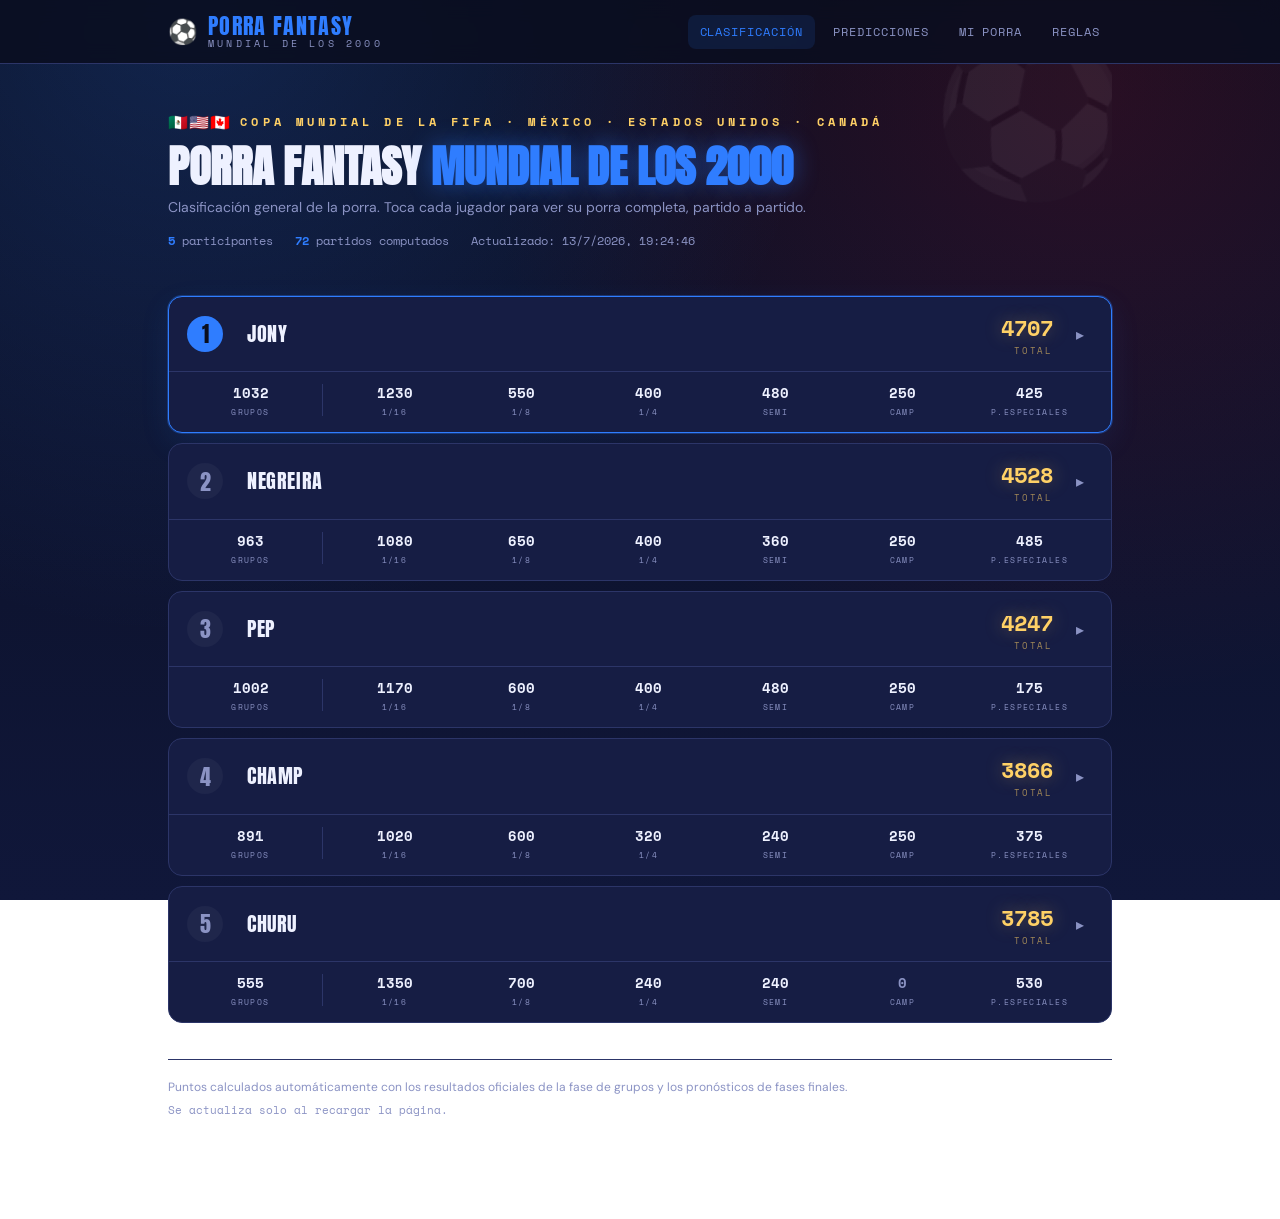
<file: index.html>
<!DOCTYPE html>
<html lang="es">
<head>
<meta charset="UTF-8">
<meta name="viewport" content="width=device-width, initial-scale=1.0">
<title>PORRA FANTASY - MUNDIAL DE LOS 2000 · Clasificación</title>
<link rel="preconnect" href="https://fonts.googleapis.com">
<link rel="preconnect" href="https://fonts.gstatic.com" crossorigin>
<link href="https://fonts.googleapis.com/css2?family=Anton&family=DM+Sans:wght@400;500;700&family=Space+Mono:wght@400;700&display=swap" rel="stylesheet">
<link rel="stylesheet" href="assets/style.css">
</head>
<body>
<div id="nav"></div>
<div class="wrap">
  <header class="hero">
    <div class="eyebrow"><span class="flags">🇲🇽🇺🇸🇨🇦</span> Copa Mundial de la FIFA · México · Estados Unidos · Canadá</div>
    <h1 class="title">PORRA FANTASY <span class="accent">MUNDIAL DE LOS 2000</span></h1>
    <div class="subtitle">Clasificación general de la porra. Toca cada jugador para ver su porra completa, partido a partido.</div>
    <div class="meta" id="meta"></div>
  </header>

  <div class="board" id="board"><div class="empty">Cargando clasificación…</div></div>

  <footer>
    Puntos calculados automáticamente con los resultados oficiales de la fase de grupos y los pronósticos de fases finales.
    <span class="refresh" id="refresh"></span>
  </footer>
</div>

<script src="assets/app.js"></script>
<script>
renderNav("clasificacion");

async function load(){
  let d;
  try{ d = await fetchJSON('./data/standings.json'); }
  catch(e){ document.getElementById('board').innerHTML =
    '<div class="empty">Aún no hay clasificación publicada.</div>'; return; }

  const upd = d.updated ? new Date(d.updated).toLocaleString('es-ES') : '—';
  document.getElementById('meta').innerHTML =
    `<span><b>${d.table.length}</b> participantes</span>
     <span><b>${d.matches_played||0}</b> partidos computados</span>
     <span>Actualizado: ${upd}</span>`;
  document.getElementById('refresh').textContent = 'Se actualiza solo al recargar la página.';

  const bkCol = (val, label) => {
    const cls = val > 0 ? '' : ' bk-zero';
    return `<div class="bk-col${cls}">
      <span class="bk-val">${val}</span>
      <span class="bk-label">${label}</span>
    </div>`;
  };

  document.getElementById('board').innerHTML = d.table.map((r,i)=>{
    const g  = r.grupos    ?? 0;
    const r32= r.r32       ?? 0;
    const r16= r.r16       ?? 0;
    const qf = r.qf        ?? 0;
    const sf = r.sf        ?? 0;
    const ch = r.champion  ?? 0;
    const pe = r.premios   ?? 0;
    return `<a class="row ${i===0?'lead':''}" href="jugador.html?j=${r.player}&from=clasificacion">
      <div class="head-row">
        <div class="pos">${r.pos}</div>
        <div class="name">${r.player}</div>
        <div class="pts-total">${r.total}<small>TOTAL</small></div>
        <div class="chev">▸</div>
      </div>
      <div class="breakdown-row">
        ${bkCol(g,  'GRUPOS')}
        <div class="bk-sep"></div>
        ${bkCol(r32,'1/16')}
        ${bkCol(r16,'1/8')}
        ${bkCol(qf, '1/4')}
        ${bkCol(sf, 'SEMI')}
        ${bkCol(ch, 'CAMP')}
        ${bkCol(pe, 'P.ESPECIALES')}
      </div>
    </a>`;
  }).join('');
}
load();
</script>
</body>
</html>
</file>
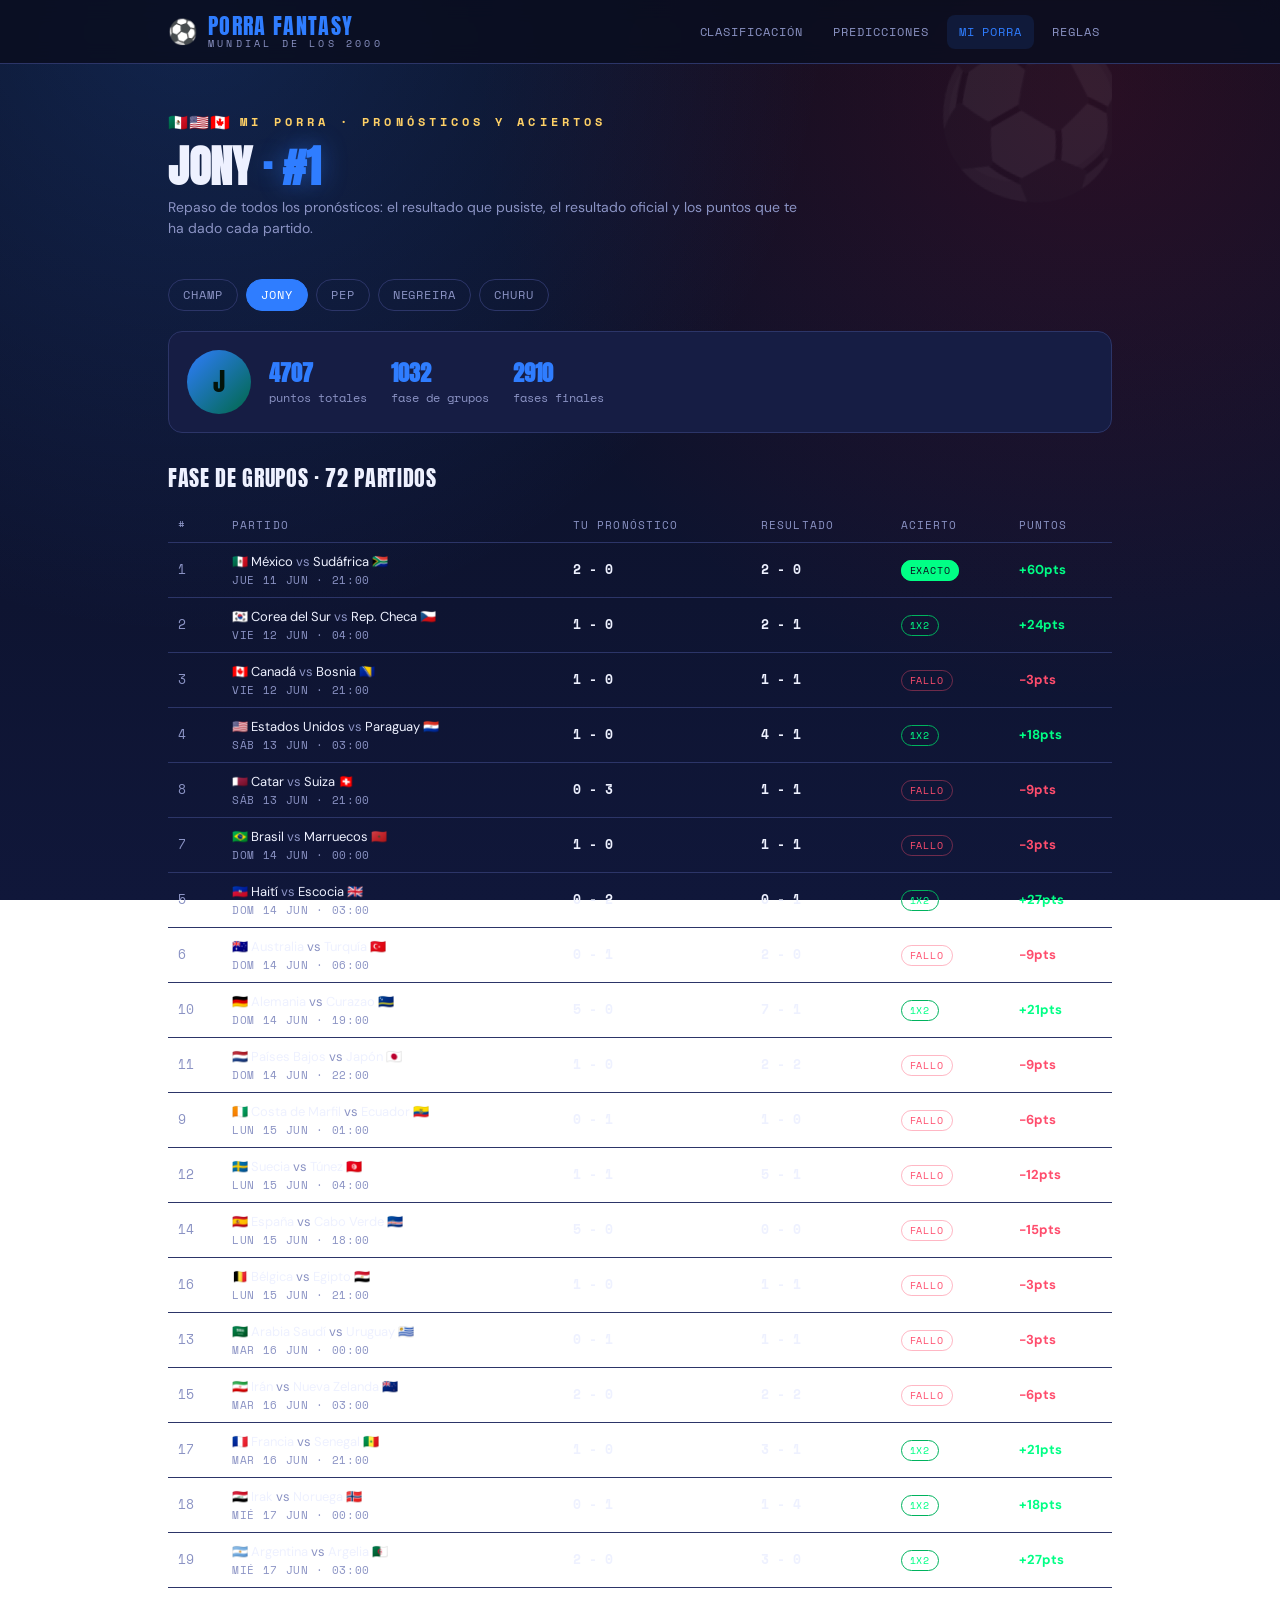
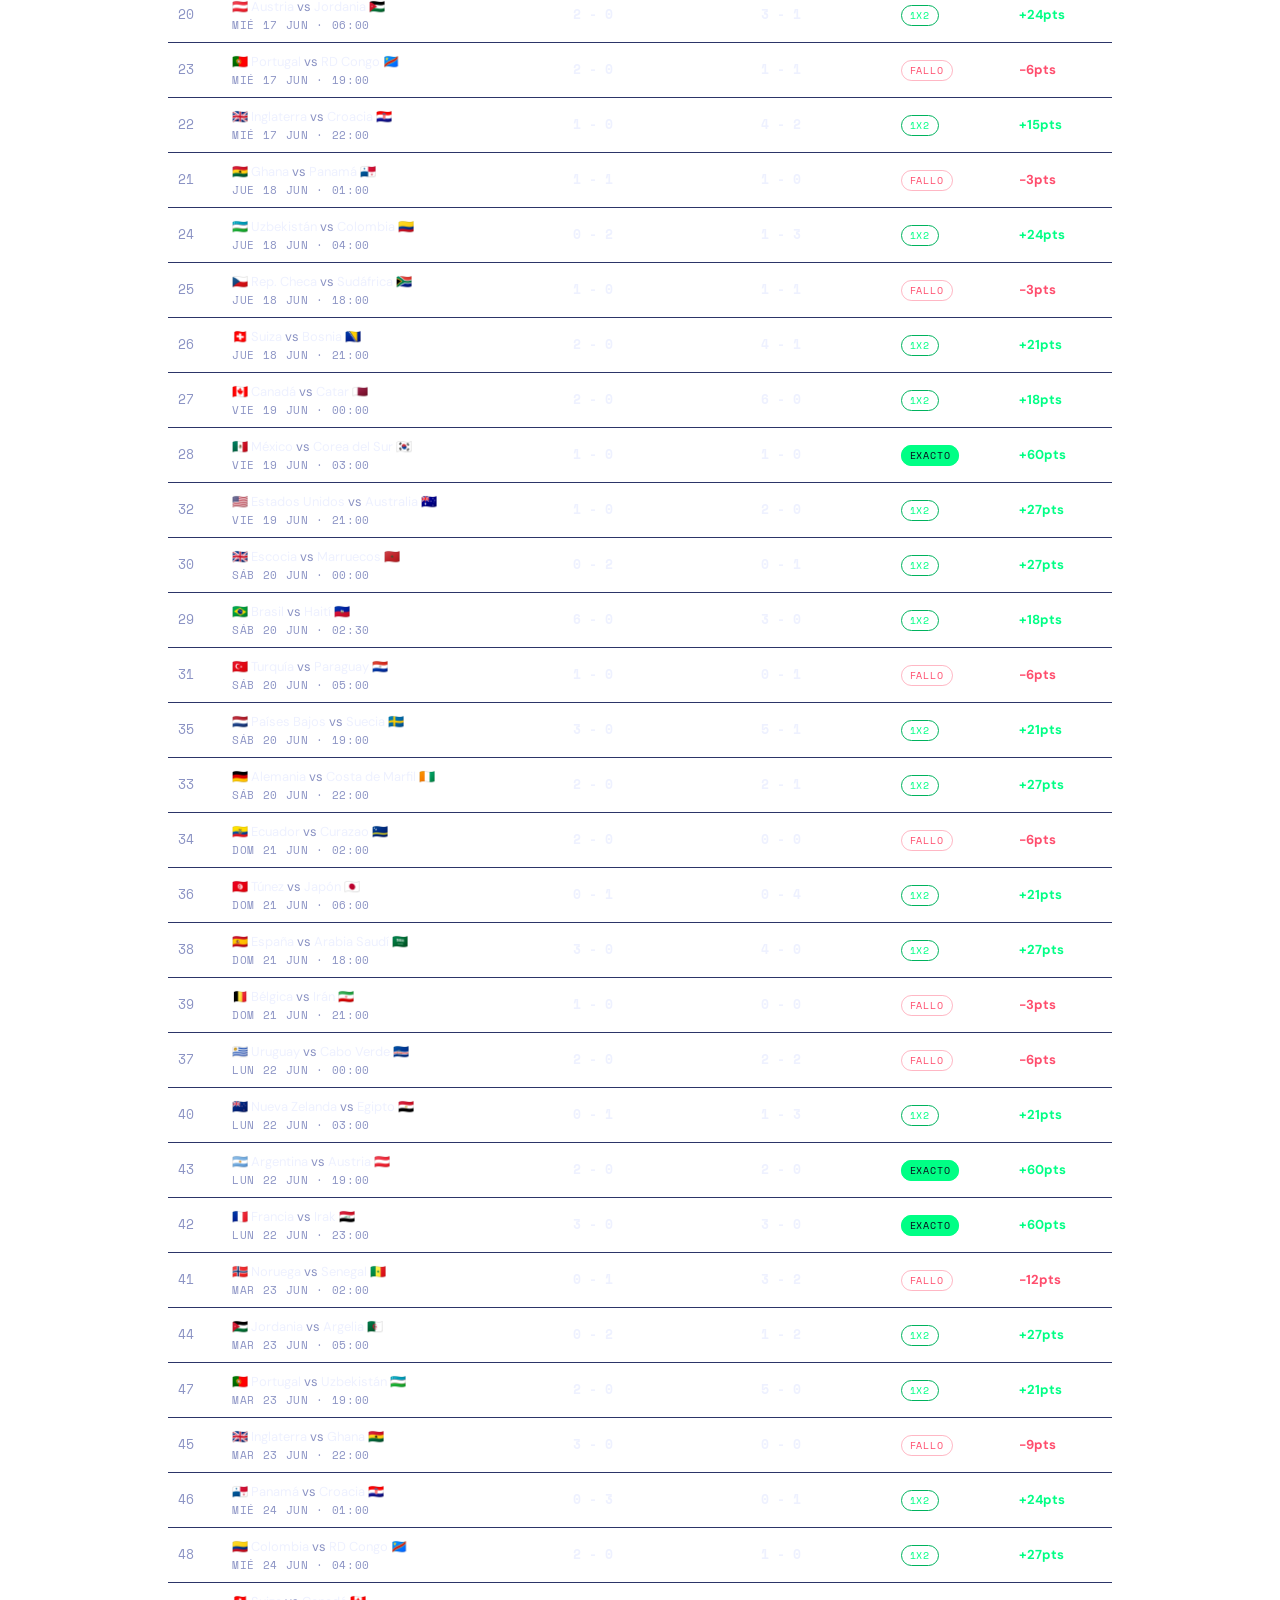
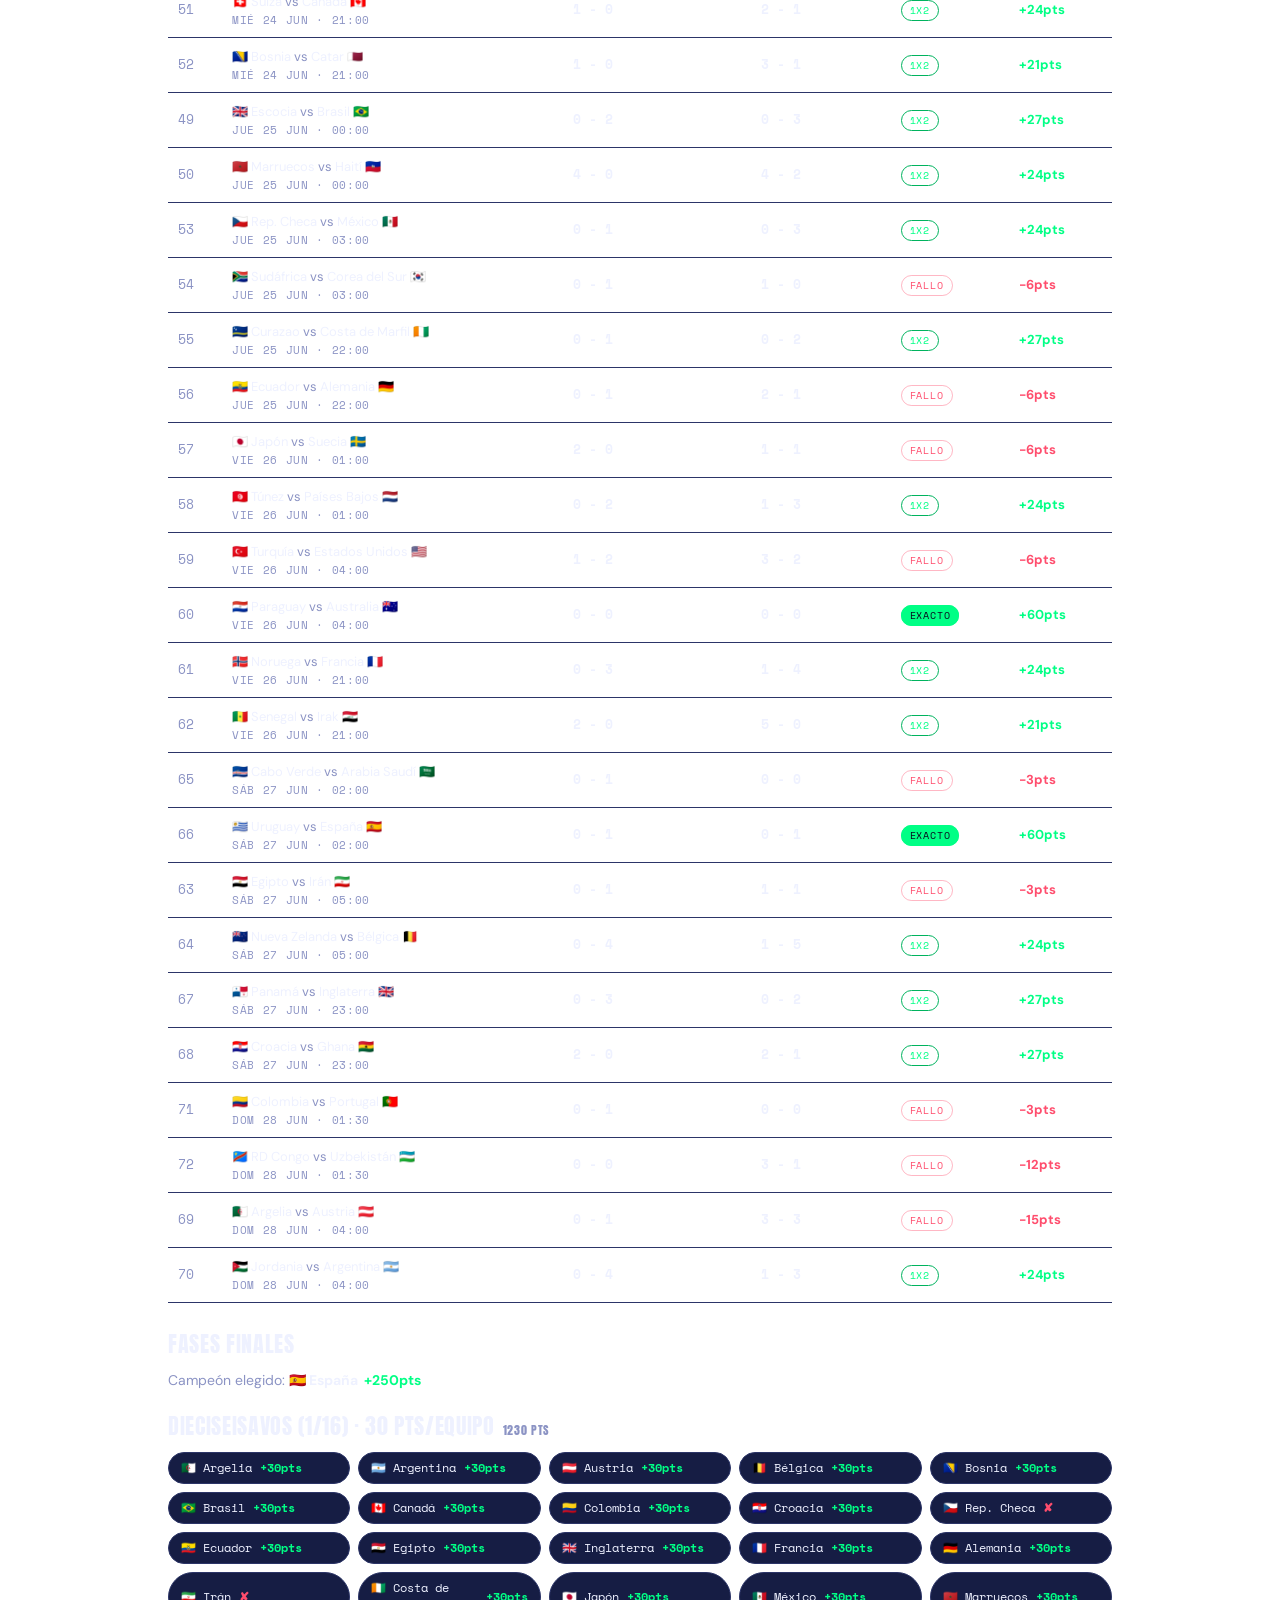
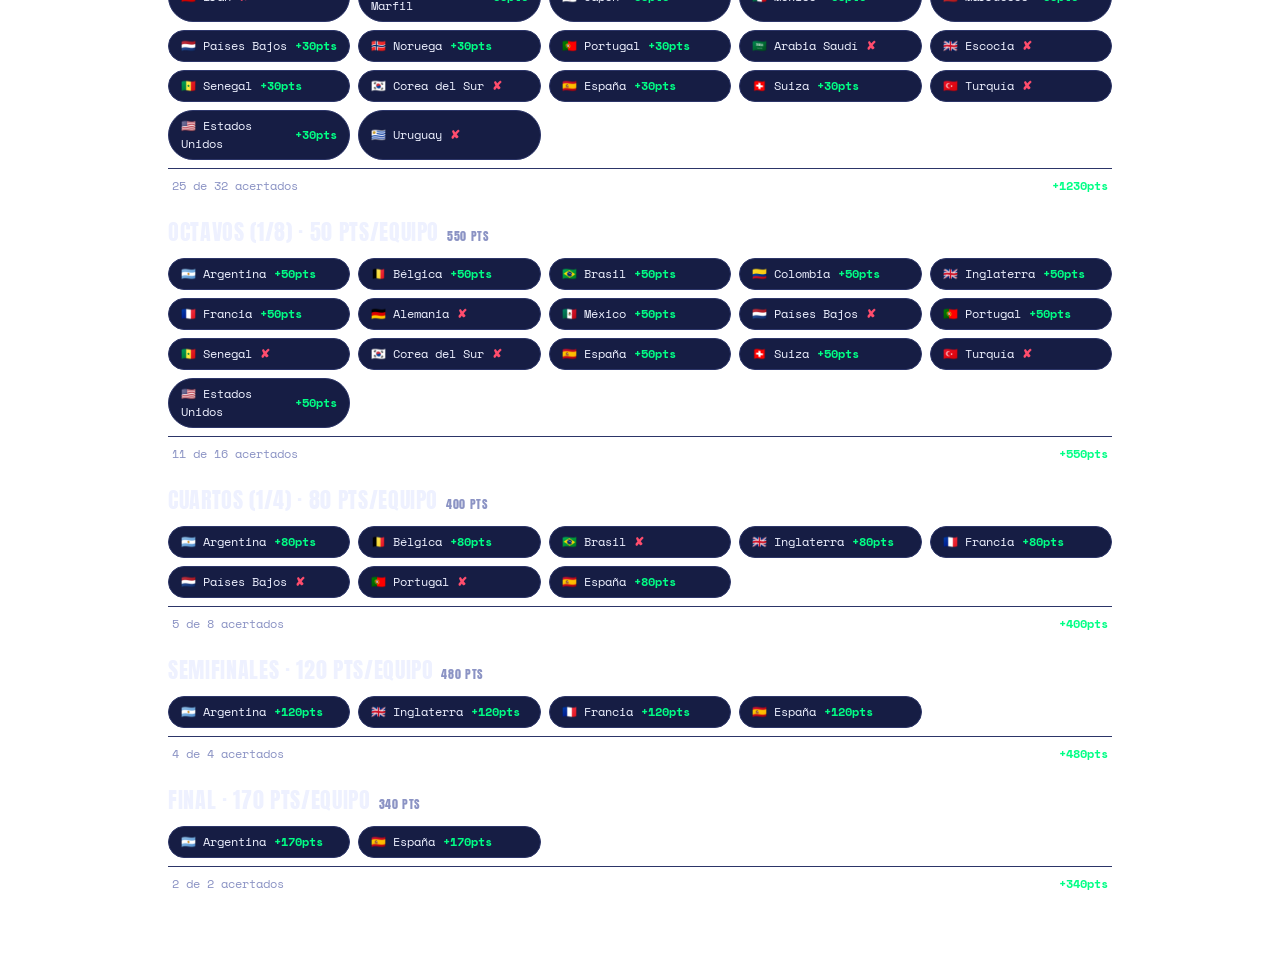
<file: jugador.html>
<!DOCTYPE html>
<html lang="es">
<head>
<meta charset="UTF-8">
<meta name="viewport" content="width=device-width, initial-scale=1.0">
<title>PORRA FANTASY - MUNDIAL DE LOS 2000 · Mi porra</title>
<link rel="preconnect" href="https://fonts.googleapis.com">
<link rel="preconnect" href="https://fonts.gstatic.com" crossorigin>
<link href="https://fonts.googleapis.com/css2?family=Anton&family=DM+Sans:wght@400;500;700&family=Space+Mono:wght@400;700&display=swap" rel="stylesheet">
<link rel="stylesheet" href="assets/style.css">
</head>
<body>
<div id="nav"></div>
<div class="wrap">
  <header class="hero">
    <div class="eyebrow"><span class="flags">🇲🇽🇺🇸🇨🇦</span> Mi porra · pronósticos y aciertos</div>
    <div id="back"></div>
    <h1 class="title" id="title">MI <span class="accent">PORRA</span></h1>
    <div class="subtitle">Repaso de todos los pronósticos: el resultado que pusiste, el resultado oficial y los puntos que te ha dado cada partido.</div>
  </header>

  <div class="player-tabs" id="tabs"></div>
  <div id="content"><div class="empty">Cargando…</div></div>
</div>

<script src="assets/app.js"></script>
<script>
const params = new URLSearchParams(location.search);
let player = params.get('j');

if (params.get('from') === 'clasificacion') {
  document.getElementById('back').innerHTML =
    '<a class="back-link" href="index.html">← Volver a la clasificación</a>';
}

function rowTag(m, pred){
  if (!m.played) return '<span class="tag pending">Pendiente</span>';
  const realSign = m.gh>m.ga ? '1' : (m.ga>m.gh ? '2' : 'X');
  const predSign = pred.gh>pred.ga ? '1' : (pred.ga>pred.gh ? '2' : 'X');
  if (realSign !== predSign) return '<span class="tag miss">Fallo</span>';
  if (pred.gh===m.gh && pred.ga===m.ga) return '<span class="tag exact">Exacto</span>';
  return '<span class="tag hit">1X2</span>';
}

async function load(){
  let d;
  try{ d = await fetchJSON('./data/standings.json'); }
  catch(e){
    if (!PLAYERS.includes(player)) player = PLAYERS[0];
    renderNav("jugador-" + player);
    document.getElementById('tabs').innerHTML = PLAYERS.map(p =>
      `<a href="jugador.html?j=${p}" class="${p===player?'active':''}">${p}</a>`).join('');
    document.getElementById('content').innerHTML =
      '<div class="empty">Aún no hay datos publicados.</div>'; return;
  }

  if (!PLAYERS.includes(player)) {
    const sorted = (d.table||[]).slice().sort((a,b)=>(a.pos||999)-(b.pos||999));
    player = (sorted[0] && sorted[0].player) || PLAYERS[0];
  }
  renderNav("jugador-" + player);
  document.getElementById('tabs').innerHTML = PLAYERS.map(p =>
    `<a href="jugador.html?j=${p}" class="${p===player?'active':''}">${p}</a>`).join('');

  const row = (d.table||[]).find(r => r.player === player) || {};
  document.getElementById('title').innerHTML = `${player} <span class="accent">· #${row.pos||'-'}</span>`;

  const matches = (d.matches||[]).filter(m => m.predictions && m.predictions[player]);

  const tableRows = matches.map(m=>{
    const pred = m.predictions[player];
    const real = m.played ? `${m.gh} - ${m.ga}` : '<span class="pts-na">pendiente</span>';
    return `<tr>
      <td class="num">${m.num}</td>
      <td>${teamFlag(m.home)} ${teamES(m.home)} <span style="color:var(--muted)">vs</span> ${teamES(m.away)} ${teamFlag(m.away)}<div class="match-date">${matchDateLabel(m.date)}</div></td>
      <td class="pred">${pred.gh} - ${pred.ga}</td>
      <td class="score">${real}</td>
      <td>${rowTag(m, pred)}</td>
      <td>${ptsHtml(pred.points)}</td>
    </tr>`;
  }).join('');

  const groupTotal = row.grupos ?? 0;
  const finalTotal = (row.r32 ?? 0) + (row.r16 ?? 0) + (row.qf ?? 0) + (row.sf ?? 0) + (row.champion ?? 0);

  // ---------- fases finales ----------
  const advance = (d.advance && d.advance[player]) || {};
  const actual = d.actual_advanced || {};
  const champion = (advance.Champion || [])[0];
  const championHit = champion && (actual.Champion||[]).includes(champion);

  // Genera el bloque de píldoras para una ronda dada
  // actualEarned: total real de puntos (de standings.json, incluye bonuses)
  function roundPills(roundKey, pts, actualEarned) {
    const picks = advance[roundKey] || [];
    const actualTeams = actual[roundKey] || [];
    const known = actualTeams.length > 0;
    if (!picks.length) return '<div class="empty">Sin selección.</div>';
    const hits = known ? picks.filter(t => actualTeams.includes(t)).length : null;
    const pills = picks.map(team => {
      const hit = actualTeams.includes(team);
      const badge = !known ? '<span class="tag pending">Pendiente</span>'
                           : (hit ? ptsHtml(pts) : '<span class="pts-neg">✘</span>');
      return `<div class="advance-pill"><span>${teamFlag(team)} ${teamES(team)}</span>${badge}</div>`;
    }).join('');
    const totalRow = known
      ? `<div class="round-total"><span>${hits} de ${picks.length} acertados</span><span>${ptsHtml(actualEarned ?? hits * pts)}</span></div>`
      : `<div class="round-total"><span>${picks.length} seleccionados</span><span class="tag pending">Pendiente</span></div>`;
    return pills + totalRow;
  }

  const ROUNDS = [
    { key: 'R32',   pts: 30,  label: 'Dieciseisavos (1/16) · 30 pts/equipo', rowKey: 'r32' },
    { key: 'R16',   pts: 50,  label: 'Octavos (1/8) · 50 pts/equipo',        rowKey: 'r16' },
    { key: 'QF',    pts: 80,  label: 'Cuartos (1/4) · 80 pts/equipo',        rowKey: 'qf'  },
    { key: 'SF',    pts: 120, label: 'Semifinales · 120 pts/equipo',         rowKey: 'sf'  },
    { key: 'Final', pts: 170, label: 'Final · 170 pts/equipo',               rowKey: 'final' },
  ];

  const roundsHTML = ROUNDS.filter(r => r.label).map(r => {
    const earned = r.rowKey ? (row[r.rowKey] ?? 0) : null;
    const earnedLabel = earned !== null && actual[r.key] && actual[r.key].length
      ? `<span style="margin-left:8px;font-size:12px;color:var(--muted)">${earned} pts</span>` : '';
    const pills = roundPills(r.key, r.pts, earned);
    return `
      <div class="section-title" style="margin-top:18px">${r.label}${earnedLabel}</div>
      <div class="advance-grid">${pills}</div>`;
  }).join('');

  const championLabel = champion
    ? `${teamFlag(champion)} ${teamES(champion)}&nbsp;&nbsp;`
    + ((actual.Champion||[]).length ? ptsHtml(championHit ? 250 : 0) : '<span class="tag pending">Pendiente</span>')
    : '—';

  document.getElementById('content').innerHTML = `
    <div class="player-header">
      <div class="player-avatar">${player[0]}</div>
      <div class="player-stats">
        <div><b>${row.total ?? 0}</b>puntos totales</div>
        <div><b>${groupTotal}</b>fase de grupos</div>
        <div><b>${finalTotal}</b>fases finales</div>
      </div>
    </div>

    <div class="section-title">Fase de grupos · ${matches.length} partidos</div>
    <table class="pred-table">
      <thead><tr><th>#</th><th>Partido</th><th>Tu pronóstico</th><th>Resultado</th><th>Acierto</th><th>Puntos</th></tr></thead>
      <tbody>${tableRows}</tbody>
    </table>

    <div class="section-title" style="margin-top:24px">Fases finales</div>
    <p class="subtitle" style="margin-bottom:10px">
      Campeón elegido: <b style="color:var(--ink)">${championLabel}</b>
    </p>
    ${roundsHTML}
  `;
}
load();
</script>
</body>
</html>
</file>
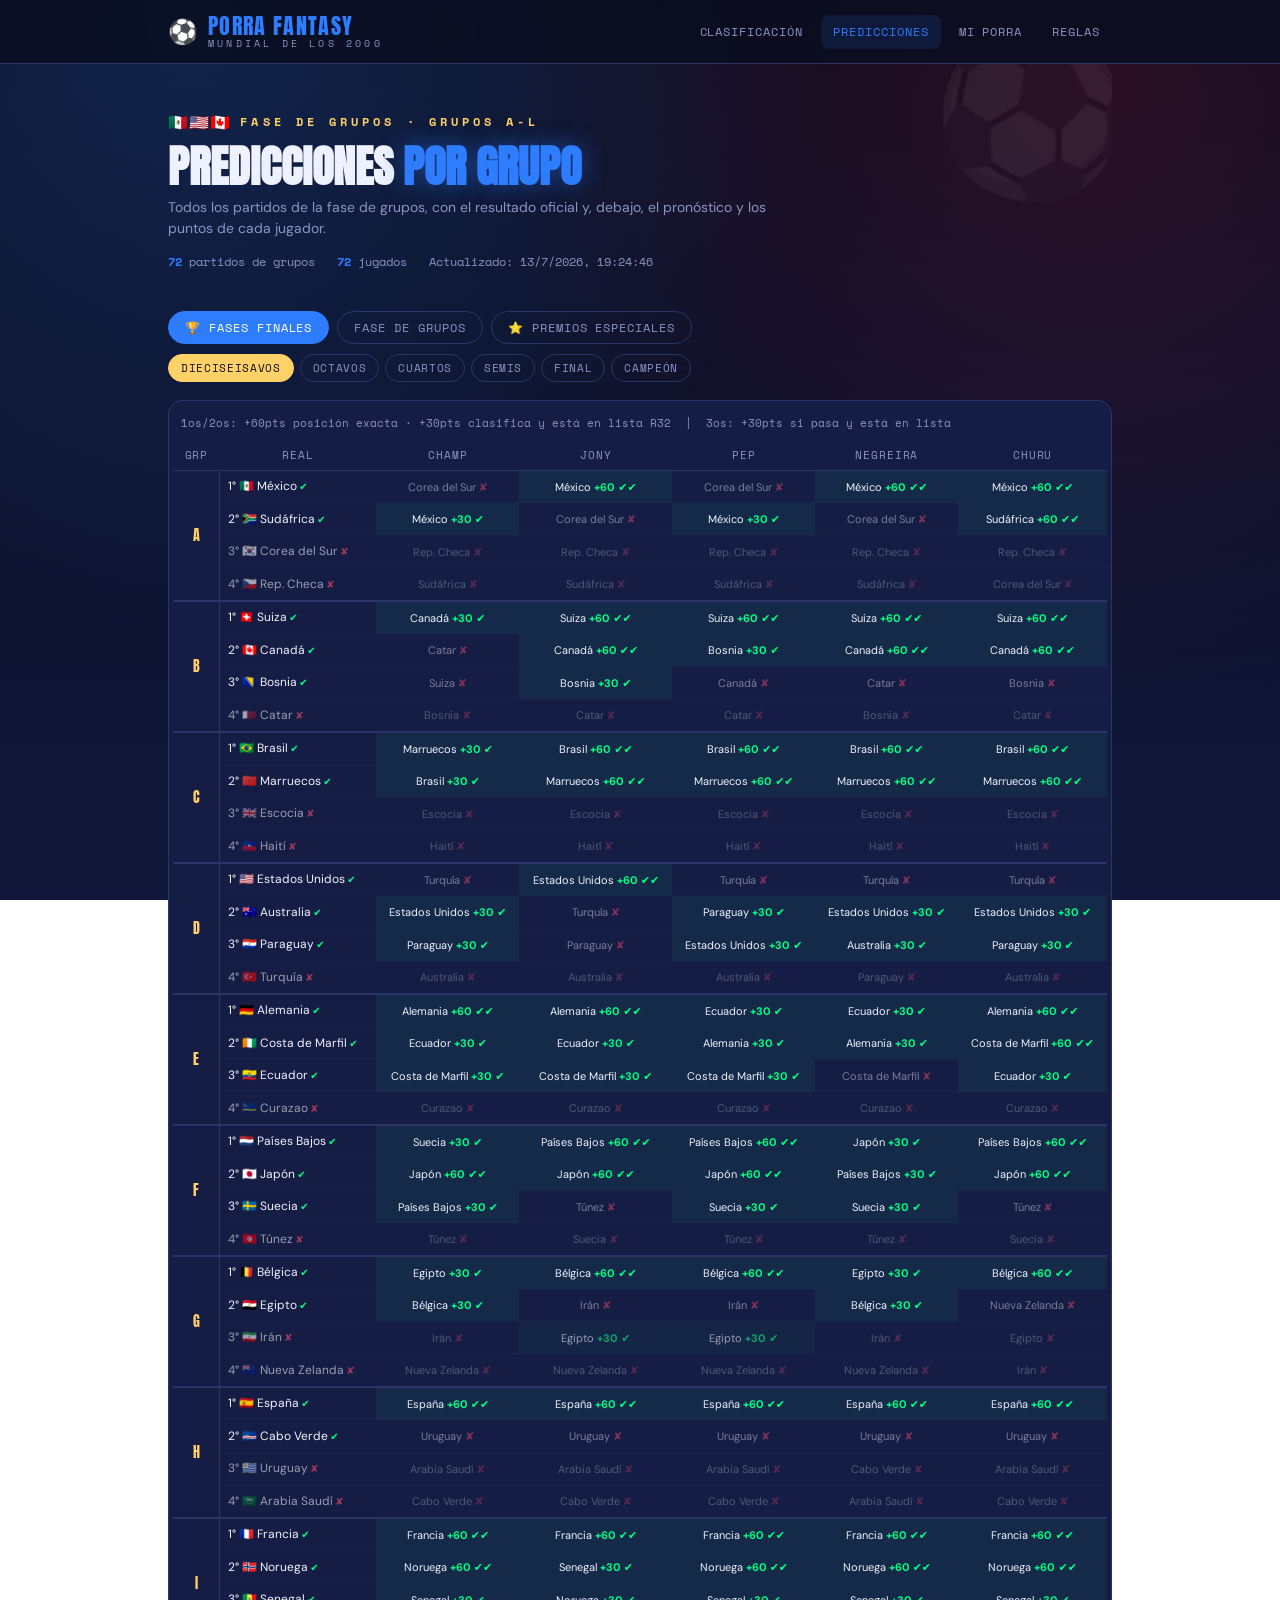
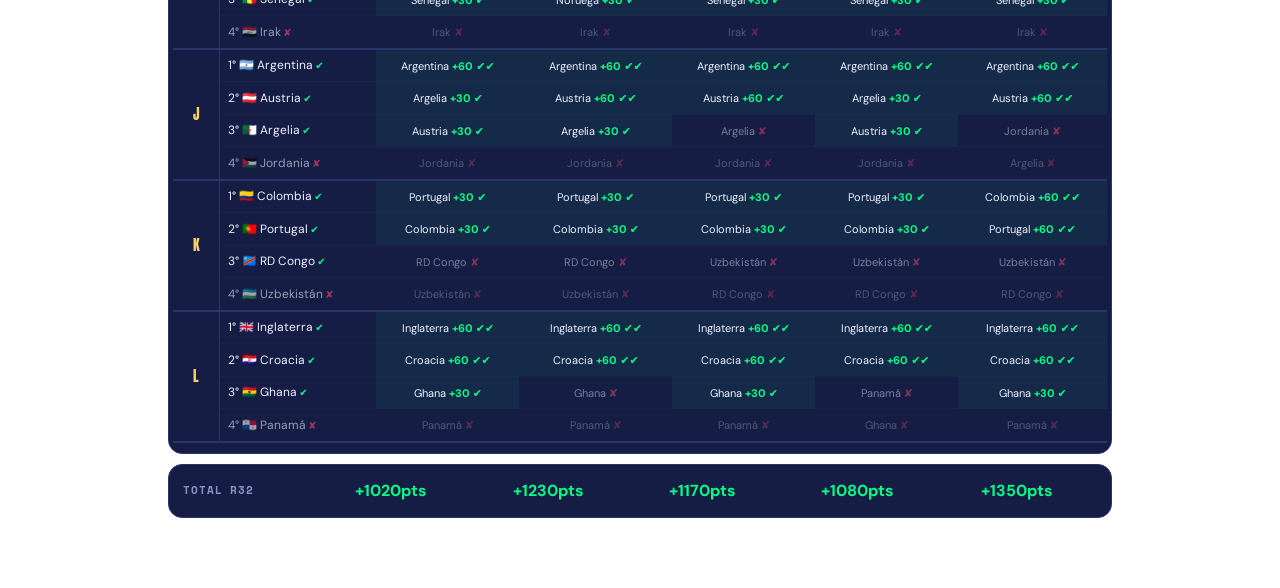
<file: predicciones.html>
<!DOCTYPE html>
<html lang="es">
<head>
<meta charset="UTF-8">
<meta name="viewport" content="width=device-width, initial-scale=1.0">
<meta http-equiv="Cache-Control" content="no-cache, no-store, must-revalidate">
<meta http-equiv="Pragma" content="no-cache">
<title>PORRA FANTASY - MUNDIAL DE LOS 2000 · Predicciones</title>
<link rel="preconnect" href="https://fonts.googleapis.com">
<link rel="preconnect" href="https://fonts.gstatic.com" crossorigin>
<link href="https://fonts.googleapis.com/css2?family=Anton&family=DM+Sans:wght@400;500;700&family=Space+Mono:wght@400;700&display=swap" rel="stylesheet">
<link rel="stylesheet" href="assets/style.css">
</head>
<body>
<div id="nav"></div>
<div class="wrap">
  <header class="hero">
    <div class="eyebrow"><span class="flags">🇲🇽🇺🇸🇨🇦</span> Fase de grupos · Grupos A-L</div>
    <h1 class="title">PREDICCIONES <span class="accent">POR GRUPO</span></h1>
    <div class="subtitle">Todos los partidos de la fase de grupos, con el resultado oficial y, debajo, el pronóstico y los puntos de cada jugador.</div>
    <div class="meta" id="meta"></div>
  </header>

  <div class="view-toggle" id="viewToggle"></div>
  <div id="groups"><div class="empty">Cargando partidos…</div></div>
</div>

<script src="assets/app.js"></script>
<script>
renderNav("predicciones");

let view = 'fases'; // 'calendario' | 'fases'
let fasesRound = 'R32'; // 'R32' | 'R16' | 'QF' | 'SF' | 'Final' | 'Champion'
let DATA = null;

function matchDateKey(dateStr) {
  const m = (dateStr||'').match(/^(\d{4})-(\d{2})-(\d{2}) (\d{1,2}):(\d{2})$/);
  if (!m) return 0;
  const [, y, mo, d, h, mi] = m.map(Number);
  return new Date(y, mo - 1, d, h, mi).getTime();
}

function matchCard(m, showGroupTag){
  const score = m.played
    ? `<div class="match-score">${m.gh} - ${m.ga}</div>`
    : `<div class="match-score pending">vs</div>`;
  const preds = PLAYERS.map(p=>{
    const pr = (m.predictions||{})[p];
    const predScore = pr ? `${pr.gh}-${pr.ga}` : '—';
    return `<div class="pred-cell">
      <span class="player">${p}</span>
      <span class="pred-score">${predScore}</span>
      ${pr ? ptsHtml(pr.points) : '<span class="pts-na">—</span>'}
    </div>`;
  }).join('');
  const dateLabel = matchDateLabel(m.date);
  const groupTag = showGroupTag ? `<span class="match-group">Grupo ${m.group}</span>` : '';
  return `<div class="match-card">
    <div class="match-head">
      <div class="match-info">
        <div class="match-teams">${teamFlag(m.home)} ${teamES(m.home)} <span style="color:var(--muted)">vs</span> ${teamES(m.away)} ${teamFlag(m.away)}</div>
        ${(groupTag || dateLabel) ? `<div class="match-date">${groupTag}${dateLabel}</div>` : ''}
      </div>
      ${score}
    </div>
    <div class="preds-grid">${preds}</div>
  </div>`;
}

const KO_POINTS = { R32: 30, R16: 50, QF: 80, SF: 120, Final: 170 };
const GROUPS_LIST = ['A','B','C','D','E','F','G','H','I','J','K','L'];
const ROUND_LABELS_KO = { R32: 'Dieciseisavos', R16: 'Octavos de final', QF: 'Cuartos de final', SF: 'Semifinales', Final: 'Final', Champion: 'Campeón' };

function render(){
  const matches = DATA.matches||[];
  let html;
  if (view === 'fases') {
    html = renderFases();
  } else if (view === 'premios') {
    html = renderPremios();
  } else {
    const sorted = matches.slice().sort((a,b) => matchDateKey(a.date) - matchDateKey(b.date) || a.num - b.num);
    html = sorted.map(m => matchCard(m, true)).join('');
  }
  document.getElementById('groups').innerHTML = html || '<div class="empty">No hay partidos para este filtro.</div>';
}

const PRIZES = [
  { key: 'roberswingger',    label: 'Roberswingger',    type: 'player' },
  { key: 'champ',            label: 'Champ',            type: 'player' },
  { key: 'paraguaya_chupona',label: 'Paraguaya Chupona',type: 'team'   },
  { key: 'pinwis',           label: 'Pinwis',           type: 'players2' },
  { key: 'lobby',            label: 'Lobby',            type: 'team'   },
  { key: 'columna_churu',    label: 'Columna Churu',    type: 'player' },
];

function prizePickHtml(type, value){
  if (!value || (Array.isArray(value) && value.every(v => !v))) return '<span class="pts-na">—</span>';
  if (type === 'team') return `${teamFlag(value)} ${teamES(value)}`;
  if (type === 'players2') {
    const [a, b] = value;
    return [a, b].filter(Boolean).join(' · ') || '<span class="pts-na">—</span>';
  }
  return value;
}

function renderPremios(){
  const prizes = DATA.prizes || {};
  const prizeScores = DATA.prize_scores || {};
  const playerThs = PLAYERS.map(p =>
    `<th style="${TH_STYLE};text-align:center">${p}</th>`).join('');

  const rows = PRIZES.map(pz => {
    const cells = PLAYERS.map(p => {
      const value = (prizes[p] || {})[pz.key];
      const pick = prizePickHtml(pz.type, value);
      const pts = (prizeScores[p] || {})[pz.key];
      const ptsSpan = (value && pts !== undefined) ? `<div>${ptsHtml(pts)}</div>` : '';
      return `<td style="text-align:center;padding:8px 10px">${pick}${ptsSpan}</td>`;
    }).join('');
    return `<tr style="border-bottom:1px solid rgba(44,53,104,.4)">
      <td style="padding:8px 10px;white-space:nowrap;font-weight:700">${pz.label}</td>
      ${cells}
    </tr>`;
  }).join('');

  const totalCells = PLAYERS.map(p => {
    const tableRow = (DATA.table||[]).find(r => r.player === p);
    const total = tableRow ? (tableRow.premios ?? 0) : 0;
    return `<td style="text-align:center;padding:8px 10px;font-weight:700">${ptsHtml(total)}</td>`;
  }).join('');
  const totalRow = `<tr style="border-top:2px solid var(--line)">
    <td style="padding:8px 10px;white-space:nowrap;font-weight:700">Total</td>
    ${totalCells}
  </tr>`;

  return `<div class="match-card" style="overflow-x:auto;padding:10px 4px">
    <p style="font-size:11px;color:var(--muted);padding:4px 8px 10px;font-family:'Space Mono',monospace">
      Elección de cada jugador para los premios especiales y puntos conseguidos. Se van cerrando premio a premio — ver <a href="reglas.html" style="color:var(--ink)">reglas</a>.
    </p>
    <table style="width:100%;border-collapse:collapse;font-size:13px">
      <thead><tr>
        <th style="${TH_STYLE}">Premio</th>
        ${playerThs}
      </tr></thead>
      <tbody>${rows}${totalRow}</tbody>
    </table>
  </div>`;
}

function renderFasesRoundFilter() {
  const rounds = ['R32','R16','QF','SF','Final','Champion'];
  const labels = { R32:'Dieciseisavos', R16:'Octavos', QF:'Cuartos', SF:'Semis', Final:'Final', Champion:'Campeón' };
  return `<div class="group-filter" id="fasesFilter">
    ${rounds.map(r => `<button data-round="${r}" class="${fasesRound===r?'active':''}">${labels[r]}</button>`).join('')}
  </div>`;
}

function renderFases() {
  const advance  = DATA.advance || {};
  const actual   = DATA.actual_advanced || {};
  const finalSt  = DATA.final_standings || {};
  const predSt   = DATA.pred_standings || {};

  let html = renderFasesRoundFilter();

  if (fasesRound === 'R32') {
    html += renderR32(advance, actual, finalSt, predSt);
  } else if (fasesRound === 'Champion') {
    html += renderChampionSection(advance, actual);
  } else {
    html += renderKORound(fasesRound, advance, actual);
  }

  setTimeout(() => {
    document.querySelectorAll('#fasesFilter button').forEach(b =>
      b.addEventListener('click', () => { fasesRound = b.dataset.round; render(); }));
  }, 0);

  return html;
}

const TH_STYLE = `font-family:'Space Mono',monospace;font-size:11px;letter-spacing:.08em;text-transform:uppercase;color:var(--muted);font-weight:400;padding:6px 10px;border-bottom:1px solid var(--line)`;

function renderR32(advance, actual, finalSt, predSt) {
  const actualR32 = actual.R32 || [];
  const r32Known  = actualR32.length > 0;

  // player → slot → team they predicted for that slot
  const predTeamAt = {};
  for (const p of PLAYERS) {
    predTeamAt[p] = {};
    const ps = predSt[p] || {};
    for (const slot of Object.keys(ps)) {
      const v = ps[slot];
      if (v && v.team) predTeamAt[p][slot] = v.team;
    }
  }

  // actual team → actual slot ("Mexico" → "1A")
  const actualTeamSlot = {};
  for (const [slot, v] of Object.entries(finalSt)) {
    if (v && v.team) actualTeamSlot[v.team] = slot;
  }

  // per-player R32 picks list (from advance.R32)
  const r32picks = {};
  for (const p of PLAYERS) r32picks[p] = new Set(advance[p]?.R32 || []);

  const pts = Object.fromEntries(PLAYERS.map(p => [p, 0]));

  const STH = `${TH_STYLE};background:var(--card);position:sticky;top:0;z-index:5;box-shadow:0 1px 0 var(--line)`;
  const playerThsSticky = PLAYERS.map(p =>
    `<th style="${STH};text-align:center">${p}</th>`
  ).join('');

  let rows = '';
  for (const g of GROUPS_LIST) {
    for (const rank of [1, 2, 3, 4]) {
      const slot     = `${rank}${g}`;
      const realTeam = (finalSt[slot] || {}).team || null;

      const grpCell = rank === 1
        ? `<td rowspan="4" style="text-align:center;vertical-align:middle;padding:6px 8px;font-family:'Anton',sans-serif;font-size:14px;color:var(--gold);border-right:1px solid var(--line)">${g}</td>`
        : '';

      // Real column badge
      const realQualified = r32Known && !!realTeam && actualR32.includes(realTeam);
      const realBadge = r32Known && realTeam
        ? (rank <= 2 || realQualified
            ? '<span class="pts-pos" style="font-size:10px"> ✔</span>'
            : '<span class="pts-neg" style="font-size:10px"> ✘</span>')
        : '';
      const realLabel = realTeam
        ? `${rank}° ${teamFlag(realTeam)} ${teamES(realTeam)}${realBadge}`
        : `${rank}° <span style="color:var(--muted)">—</span>`;

      const playerCells = PLAYERS.map(p => {
        const predTeam = predTeamAt[p][slot] || null;

        if (!predTeam) {
          return `<td style="text-align:center;padding:6px 8px;opacity:.4"><span class="pts-na">—</span></td>`;
        }

        if (!r32Known) {
          return `<td style="text-align:center;padding:6px 8px;font-size:11px">${teamFlag(predTeam)} ${teamES(predTeam)}</td>`;
        }

        // Results known: score the prediction
        const inList    = r32picks[p].has(predTeam);
        const qualified = actualR32.includes(predTeam);

        if (!inList || !qualified) {
          // Not in picks list or team eliminated → 0pts
          return `<td style="text-align:center;padding:6px 8px;opacity:.45">
            <span style="font-size:11px">${teamES(predTeam)}</span>
            <span class="pts-neg" style="font-size:11px"> ✘</span>
          </td>`;
        }

        // Team qualifies and is in picks list → points
        const aSlot = actualTeamSlot[predTeam] || '';
        const exact = (aSlot === slot) && (slot[0] === '1' || slot[0] === '2');
        const p_pts = exact ? 60 : 30;
        pts[p] += p_pts;
        const ptsLabel = exact
          ? `<span class="pts-pos" style="font-size:11px">+60 ✔✔</span>`
          : `<span class="pts-pos" style="font-size:11px">+30 ✔</span>`;
        return `<td style="text-align:center;padding:6px 8px;background:rgba(0,255,133,.06)">
          <span style="font-size:11px">${teamES(predTeam)}</span> ${ptsLabel}
        </td>`;
      }).join('');

      const rowFade = r32Known && rank >= 3 && !realQualified ? 'opacity:.6' : '';
      const sep = rank === 4
        ? 'border-bottom:2px solid var(--line)'
        : 'border-bottom:1px solid rgba(44,53,104,.2)';

      rows += `<tr style="${sep};${rowFade}">
        ${grpCell}
        <td style="padding:6px 8px;font-size:12px;white-space:nowrap">${realLabel}</td>
        ${playerCells}
      </tr>`;
    }
  }

  const section = `<div class="match-card" style="overflow-x:auto;padding:10px 4px">
    <p style="font-size:11px;color:var(--muted);padding:4px 8px 10px;font-family:'Space Mono',monospace">
      1os/2os: +60pts posición exacta · +30pts clasifica y está en lista R32 &nbsp;|&nbsp; 3os: +30pts si pasa y está en lista
    </p>
    <table style="width:100%;border-collapse:collapse;font-size:13px">
      <thead><tr>
        <th style="${STH};text-align:center">Grp</th>
        <th style="${STH}">Real</th>
        ${playerThsSticky}
      </tr></thead>
      <tbody>${rows}</tbody>
    </table>
  </div>`;

  // Total usa el valor pre-calculado de score.py (autoridad)
  const totalRow = `<div class="match-card" style="margin-top:8px;padding:8px 14px">
    <table style="width:100%;border-collapse:collapse">
      <tbody><tr>
        <td style="padding:6px 0;font-family:'Space Mono',monospace;font-size:11px;text-transform:uppercase;letter-spacing:.08em;color:var(--muted);font-weight:700">Total R32</td>
        ${PLAYERS.map(p => {
          const tableRow = (DATA.table||[]).find(r => r.player === p);
          const earned = r32Known ? (tableRow ? tableRow.r32 : pts[p]) : null;
          return `<td style="text-align:center;padding:6px 8px;font-weight:700">${earned !== null ? ptsHtml(earned) : '—'}</td>`;
        }).join('')}
      </tr></tbody>
    </table>
  </div>`;

  return `<div>${section}${totalRow}</div>`;
}

function renderKORound(rnd, advance, actual) {
  const actualTeams = actual[rnd] || [];
  const isKnown = actualTeams.length > 0;
  const pts = KO_POINTS[rnd];
  const ROW_KEY = { R16: 'r16', QF: 'qf', SF: 'sf', Final: 'final' };
  const rowKey = ROW_KEY[rnd];

  const allTeams = new Set(actualTeams);
  for (const p of PLAYERS) for (const t of (advance[p]?.[rnd] || [])) allTeams.add(t);
  if (!allTeams.size) return `<div class="empty">Aún no hay picks ni resultados para esta ronda.</div>`;

  const sorted = [...allTeams].sort((a,b) => {
    const ah = actualTeams.includes(a), bh = actualTeams.includes(b);
    return (ah===bh) ? teamES(a).localeCompare(teamES(b),'es') : (ah ? -1 : 1);
  });

  const playerThs = PLAYERS.map(p =>
    `<th style="font-family:'Space Mono',monospace;font-size:11px;letter-spacing:.08em;text-transform:uppercase;color:var(--muted);font-weight:400;padding:6px 10px;border-bottom:1px solid var(--line);text-align:center">${p}</th>`
  ).join('');

  const rows = sorted.map(team => {
    const advanced = actualTeams.includes(team);
    const fade = isKnown && !advanced ? 'opacity:.5' : '';
    const resultLabel = !isKnown
      ? `<span class="tag pending">pdte</span>`
      : (advanced ? `<span class="pts-pos">✔</span>` : `<span class="pts-neg">✘</span>`);

    const playerCells = PLAYERS.map(p => {
      const picked = (advance[p]?.[rnd] || []).includes(team);
      let cell;
      if (!picked)       cell = `<span class="pts-na">—</span>`;
      else if (!isKnown) cell = `<span class="pts-na">pick</span>`;
      else if (advanced) cell = ptsHtml(pts);
      else               cell = `<span class="pts-neg">0pts</span>`;
      return `<td style="text-align:center;padding:7px 8px;${fade}">${cell}</td>`;
    }).join('');

    return `<tr style="border-bottom:1px solid rgba(44,53,104,.4)">
      <td style="padding:7px 10px;${fade}">${teamFlag(team)} ${teamES(team)}</td>
      <td style="text-align:center;padding:7px 10px;${fade}">${resultLabel}</td>
      ${playerCells}
    </tr>`;
  }).join('');

  const totalRow = isKnown ? `<tr style="background:rgba(255,255,255,.03);border-top:2px solid var(--line)">
    <td colspan="2" style="padding:8px 10px;font-family:'Space Mono',monospace;font-size:10px;text-transform:uppercase;letter-spacing:.08em;color:var(--muted)">Total ${ROUND_LABELS_KO[rnd]}</td>
    ${PLAYERS.map(p => {
      const tableRow = (DATA.table||[]).find(r => r.player === p);
      const earned = tableRow ? (tableRow[rowKey] ?? 0) : 0;
      return `<td style="text-align:center;padding:8px;font-weight:700">${ptsHtml(earned)}</td>`;
    }).join('')}
  </tr>` : '';

  return `<div class="match-card" style="overflow-x:auto;padding:10px 4px">
    <table style="width:100%;border-collapse:collapse;font-size:13px">
      <thead><tr>
        <th style="font-family:'Space Mono',monospace;font-size:11px;letter-spacing:.08em;text-transform:uppercase;color:var(--muted);font-weight:400;padding:6px 10px;border-bottom:1px solid var(--line)">Equipo</th>
        <th style="font-family:'Space Mono',monospace;font-size:11px;letter-spacing:.08em;text-transform:uppercase;color:var(--muted);font-weight:400;padding:6px 10px;border-bottom:1px solid var(--line);text-align:center">Resultado</th>
        ${playerThs}
      </tr></thead>
      <tbody>${rows}${totalRow}</tbody>
    </table>
  </div>`;
}

function renderChampionSection(advance, actual) {
  const actualChamp = (actual.Champion || [])[0];
  const champKnown = !!actualChamp;

  const rows = PLAYERS.map(p => {
    const pick = (advance[p]?.Champion || [])[0];
    const hit = champKnown && pick === actualChamp;
    let cell;
    if (!pick)            cell = `<span class="pts-na">Sin pick</span>`;
    else if (!champKnown) cell = `<span class="pts-na">pendiente</span>`;
    else if (hit)         cell = ptsHtml(250);
    else                  cell = `<span class="pts-neg">0pts</span>`;
    return `<tr style="border-bottom:1px solid rgba(44,53,104,.4)">
      <td style="padding:8px 10px">${p}</td>
      <td style="padding:8px 10px">${pick ? teamFlag(pick)+' '+teamES(pick) : '—'}</td>
      <td style="text-align:center;padding:8px 10px">${cell}</td>
    </tr>`;
  }).join('');

  return `<div class="match-card" style="overflow-x:auto;padding:10px 4px">
    ${champKnown ? `<p style="margin-bottom:12px;font-family:'Space Mono',monospace;font-size:13px;padding:0 6px">Campeón: <b style="color:var(--gold)">${teamFlag(actualChamp)} ${teamES(actualChamp)}</b></p>` : ''}
    <table style="width:100%;border-collapse:collapse;font-size:13px">
      <thead><tr>
        <th style="font-family:'Space Mono',monospace;font-size:11px;letter-spacing:.08em;text-transform:uppercase;color:var(--muted);font-weight:400;padding:6px 10px;border-bottom:1px solid var(--line)">Jugador</th>
        <th style="font-family:'Space Mono',monospace;font-size:11px;letter-spacing:.08em;text-transform:uppercase;color:var(--muted);font-weight:400;padding:6px 10px;border-bottom:1px solid var(--line)">Pick</th>
        <th style="font-family:'Space Mono',monospace;font-size:11px;letter-spacing:.08em;text-transform:uppercase;color:var(--muted);font-weight:400;padding:6px 10px;border-bottom:1px solid var(--line);text-align:center">Puntos</th>
      </tr></thead>
      <tbody>${rows}</tbody>
    </table>
  </div>`;
}

function renderControls(){
  document.getElementById('viewToggle').innerHTML = `
    <button data-view="fases" class="${view==='fases'?'active':''}">🏆 Fases Finales</button>
    <button data-view="calendario" class="${view==='calendario'?'active':''}">Fase de grupos</button>
    <button data-view="premios" class="${view==='premios'?'active':''}">⭐ Premios Especiales</button>`;
  document.querySelectorAll('#viewToggle button').forEach(b =>
    b.addEventListener('click', () => { view = b.dataset.view; renderControls(); render(); }));
}

async function load(){
  try{ DATA = await fetchJSON('./data/standings.json'); }
  catch(e){ document.getElementById('groups').innerHTML =
    '<div class="empty">Aún no hay datos publicados.</div>'; return; }

  const upd = DATA.updated ? new Date(DATA.updated).toLocaleString('es-ES') : '—';
  document.getElementById('meta').innerHTML =
    `<span><b>${(DATA.matches||[]).length}</b> partidos de grupos</span>
     <span><b>${DATA.matches_played||0}</b> jugados</span>
     <span>Actualizado: ${upd}</span>`;

  renderControls();
  render();
}
load();
</script>
</body>
</html>
</file>
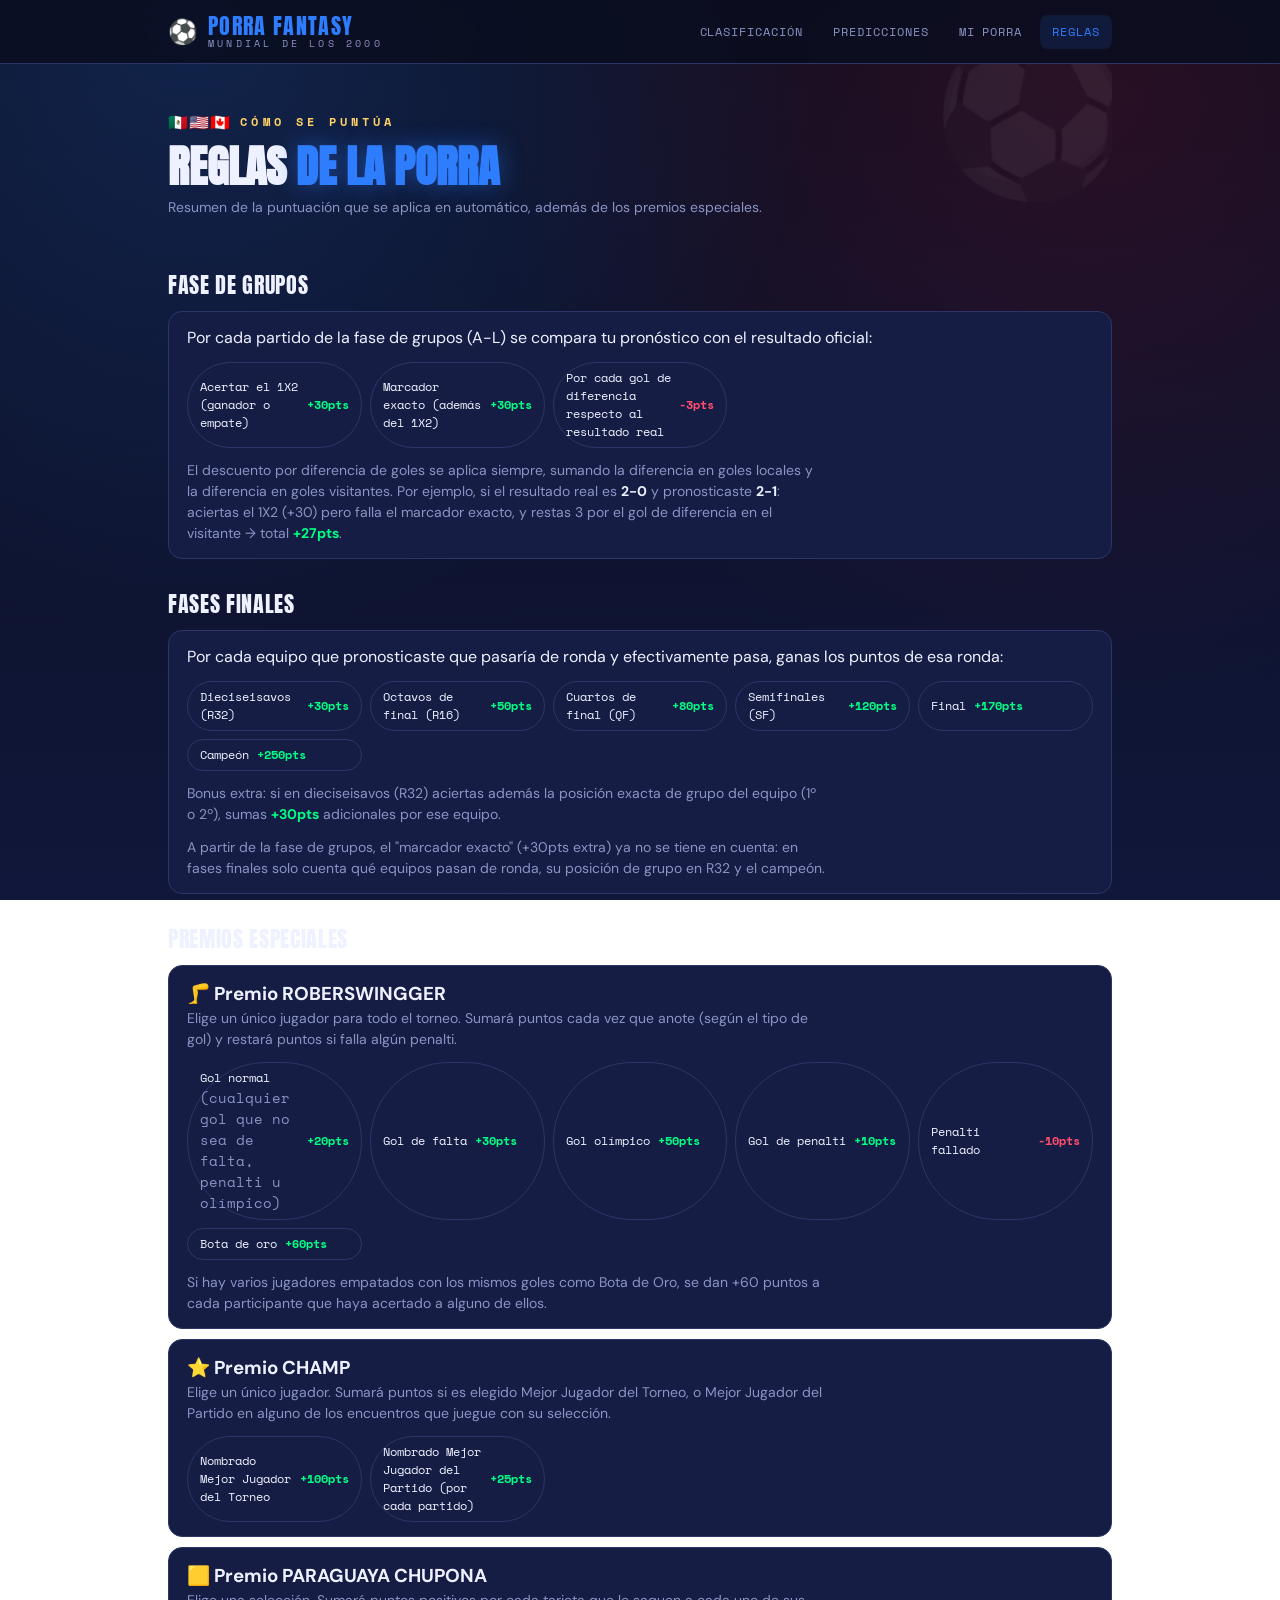
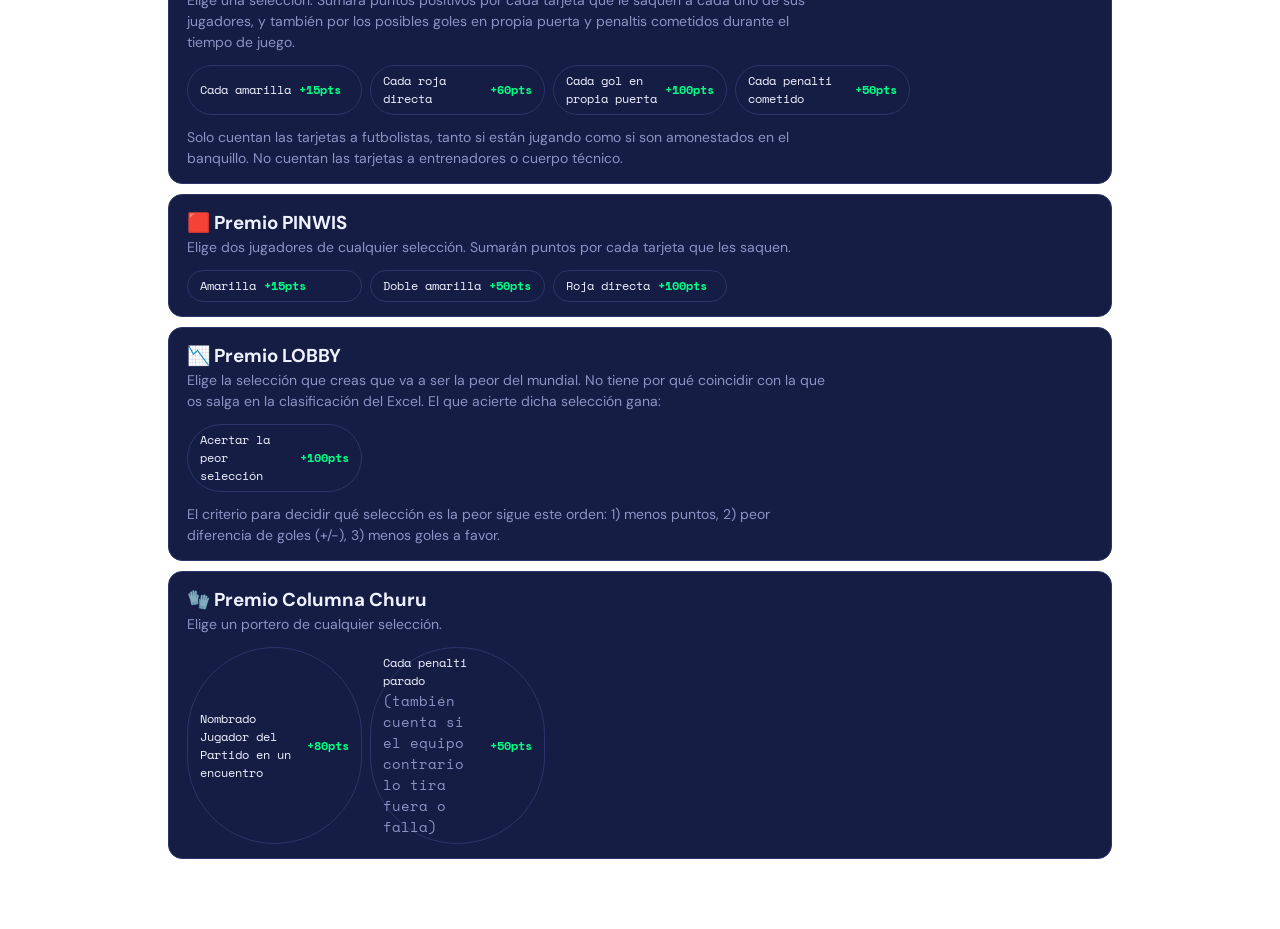
<file: reglas.html>
<!DOCTYPE html>
<html lang="es">
<head>
<meta charset="UTF-8">
<meta name="viewport" content="width=device-width, initial-scale=1.0">
<title>PORRA FANTASY - MUNDIAL DE LOS 2000 · Reglas</title>
<link rel="preconnect" href="https://fonts.googleapis.com">
<link rel="preconnect" href="https://fonts.gstatic.com" crossorigin>
<link href="https://fonts.googleapis.com/css2?family=Anton&family=DM+Sans:wght@400;500;700&family=Space+Mono:wght@400;700&display=swap" rel="stylesheet">
<link rel="stylesheet" href="assets/style.css">
</head>
<body>
<div id="nav"></div>
<div class="wrap">
  <header class="hero">
    <div class="eyebrow"><span class="flags">🇲🇽🇺🇸🇨🇦</span> Cómo se puntúa</div>
    <h1 class="title">REGLAS <span class="accent">DE LA PORRA</span></h1>
    <div class="subtitle">Resumen de la puntuación que se aplica en automático, además de los premios especiales.</div>
  </header>

  <div class="section-title">Fase de grupos</div>
  <div class="match-card">
    <p>Por cada partido de la fase de grupos (A-L) se compara tu pronóstico con el resultado oficial:</p>
    <div class="advance-grid" style="margin-top:12px">
      <div class="advance-pill"><span>Acertar el 1X2 (ganador o empate)</span><span class="pts-pos">+30pts</span></div>
      <div class="advance-pill"><span>Marcador exacto (además del 1X2)</span><span class="pts-pos">+30pts</span></div>
      <div class="advance-pill"><span>Por cada gol de diferencia respecto al resultado real</span><span class="pts-neg">-3pts</span></div>
    </div>
    <p class="subtitle" style="margin-top:12px">
      El descuento por diferencia de goles se aplica siempre, sumando la diferencia en goles
      locales y la diferencia en goles visitantes. Por ejemplo, si el resultado real es
      <b style="color:var(--ink)">2-0</b> y pronosticaste <b style="color:var(--ink)">2-1</b>:
      aciertas el 1X2 (+30) pero falla el marcador exacto, y restas 3 por el gol de
      diferencia en el visitante → total <span class="pts-pos">+27pts</span>.
    </p>
  </div>

  <div class="section-title">Fases finales</div>
  <div class="match-card">
    <p>Por cada equipo que pronosticaste que pasaría de ronda y efectivamente pasa, ganas
      los puntos de esa ronda:</p>
    <div class="advance-grid" style="margin-top:12px">
      <div class="advance-pill"><span>Dieciseisavos (R32)</span><span class="pts-pos">+30pts</span></div>
      <div class="advance-pill"><span>Octavos de final (R16)</span><span class="pts-pos">+50pts</span></div>
      <div class="advance-pill"><span>Cuartos de final (QF)</span><span class="pts-pos">+80pts</span></div>
      <div class="advance-pill"><span>Semifinales (SF)</span><span class="pts-pos">+120pts</span></div>
      <div class="advance-pill"><span>Final</span><span class="pts-pos">+170pts</span></div>
      <div class="advance-pill"><span>Campeón</span><span class="pts-pos">+250pts</span></div>
    </div>
    <p class="subtitle" style="margin-top:12px">
      Bonus extra: si en dieciseisavos (R32) aciertas además la posición exacta de grupo
      del equipo (1º o 2º), sumas <span class="pts-pos">+30pts</span> adicionales por ese equipo.
    </p>
    <p class="subtitle" style="margin-top:12px">
      A partir de la fase de grupos, el "marcador exacto" (+30pts extra) ya no se tiene en
      cuenta: en fases finales solo cuenta qué equipos pasan de ronda, su posición de grupo
      en R32 y el campeón.
    </p>
  </div>

  <div class="section-title">Premios especiales</div>

  <div class="match-card">
    <h3 style="margin-top:0">🦵 Premio ROBERSWINGGER</h3>
    <p class="subtitle">Elige un único jugador para todo el torneo. Sumará puntos cada vez que
      anote (según el tipo de gol) y restará puntos si falla algún penalti.</p>
    <div class="advance-grid" style="margin-top:12px">
      <div class="advance-pill"><span>Gol normal <span class="subtitle">(cualquier gol que no sea de falta, penalti u olímpico)</span></span><span class="pts-pos">+20pts</span></div>
      <div class="advance-pill"><span>Gol de falta</span><span class="pts-pos">+30pts</span></div>
      <div class="advance-pill"><span>Gol olímpico</span><span class="pts-pos">+50pts</span></div>
      <div class="advance-pill"><span>Gol de penalti</span><span class="pts-pos">+10pts</span></div>
      <div class="advance-pill"><span>Penalti fallado</span><span class="pts-neg">-10pts</span></div>
      <div class="advance-pill"><span>Bota de oro</span><span class="pts-pos">+60pts</span></div>
    </div>
    <p class="subtitle" style="margin-top:12px">Si hay varios jugadores empatados con los mismos
      goles como Bota de Oro, se dan +60 puntos a cada participante que haya acertado a
      alguno de ellos.</p>
  </div>

  <div class="match-card">
    <h3 style="margin-top:0">⭐ Premio CHAMP</h3>
    <p class="subtitle">Elige un único jugador. Sumará puntos si es elegido Mejor Jugador del
      Torneo, o Mejor Jugador del Partido en alguno de los encuentros que juegue con su
      selección.</p>
    <div class="advance-grid" style="margin-top:12px">
      <div class="advance-pill"><span>Nombrado Mejor Jugador del Torneo</span><span class="pts-pos">+100pts</span></div>
      <div class="advance-pill"><span>Nombrado Mejor Jugador del Partido (por cada partido)</span><span class="pts-pos">+25pts</span></div>
    </div>
  </div>

  <div class="match-card">
    <h3 style="margin-top:0">🟨 Premio PARAGUAYA CHUPONA</h3>
    <p class="subtitle">Elige una selección. Sumará puntos positivos por cada tarjeta que le
      saquen a cada uno de sus jugadores, y también por los posibles goles en propia puerta y
      penaltis cometidos durante el tiempo de juego.</p>
    <div class="advance-grid" style="margin-top:12px">
      <div class="advance-pill"><span>Cada amarilla</span><span class="pts-pos">+15pts</span></div>
      <div class="advance-pill"><span>Cada roja directa</span><span class="pts-pos">+60pts</span></div>
      <div class="advance-pill"><span>Cada gol en propia puerta</span><span class="pts-pos">+100pts</span></div>
      <div class="advance-pill"><span>Cada penalti cometido</span><span class="pts-pos">+50pts</span></div>
    </div>
    <p class="subtitle" style="margin-top:12px">Solo cuentan las tarjetas a futbolistas, tanto
      si están jugando como si son amonestados en el banquillo. No cuentan las tarjetas a
      entrenadores o cuerpo técnico.</p>
  </div>

  <div class="match-card">
    <h3 style="margin-top:0">🟥 Premio PINWIS</h3>
    <p class="subtitle">Elige dos jugadores de cualquier selección. Sumarán puntos por cada
      tarjeta que les saquen.</p>
    <div class="advance-grid" style="margin-top:12px">
      <div class="advance-pill"><span>Amarilla</span><span class="pts-pos">+15pts</span></div>
      <div class="advance-pill"><span>Doble amarilla</span><span class="pts-pos">+50pts</span></div>
      <div class="advance-pill"><span>Roja directa</span><span class="pts-pos">+100pts</span></div>
    </div>
  </div>

  <div class="match-card">
    <h3 style="margin-top:0">📉 Premio LOBBY</h3>
    <p class="subtitle">Elige la selección que creas que va a ser la peor del mundial. No tiene
      por qué coincidir con la que os salga en la clasificación del Excel. El que acierte dicha
      selección gana:</p>
    <div class="advance-grid" style="margin-top:12px">
      <div class="advance-pill"><span>Acertar la peor selección</span><span class="pts-pos">+100pts</span></div>
    </div>
    <p class="subtitle" style="margin-top:12px">El criterio para decidir qué selección es la
      peor sigue este orden: 1) menos puntos, 2) peor diferencia de goles (+/-), 3) menos goles
      a favor.</p>
  </div>

  <div class="match-card">
    <h3 style="margin-top:0">🧤 Premio Columna Churu</h3>
    <p class="subtitle">Elige un portero de cualquier selección.</p>
    <div class="advance-grid" style="margin-top:12px">
      <div class="advance-pill"><span>Nombrado Jugador del Partido en un encuentro</span><span class="pts-pos">+80pts</span></div>
      <div class="advance-pill"><span>Cada penalti parado <span class="subtitle">(también cuenta si el equipo contrario lo tira fuera o falla)</span></span><span class="pts-pos">+50pts</span></div>
    </div>
  </div>
</div>

<script src="assets/app.js"></script>
<script>
renderNav("reglas");
</script>
</body>
</html>
</file>
<file: assets/style.css>
/* PORRA FANTASY - MUNDIAL DE LOS 2000 — tema compartido, estilo FIFA Fantasy */

:root{
  --bg:#0a0e1f;
  --bg-2:#10173a;
  --card:#161d44;
  --card-2:#1d2657;
  --line:#2c3568;
  --ink:#eef1ff;
  --muted:#8b93c4;
  --green:#00ff85;
  --green-dark:#00b35e;
  --blue:#2f7dff;
  --blue-dark:#1452c4;
  --gold:#ffd166;
  --red:#ff4d6d;
  --mx-red:#c8102e;
  --mx-green:#006847;
  --us-blue:#0a3161;
}
*{box-sizing:border-box;margin:0;padding:0}
html,body{min-height:100%}
body{
  font-family:'DM Sans',system-ui,sans-serif;
  color:var(--ink);
  line-height:1.5;
  background:
    radial-gradient(circle at 15% 0%, rgba(47,125,255,.20), transparent 45%),
    radial-gradient(circle at 85% 10%, rgba(200,16,46,.16), transparent 45%),
    linear-gradient(180deg, var(--bg) 0%, var(--bg-2) 100%);
  background-attachment:fixed;
}
.wrap{max-width:980px;margin:0 auto;padding:0 18px 60px}

/* ---------- NAV ---------- */
#nav{
  position:sticky;top:0;z-index:50;
  background:rgba(10,14,31,.85);
  backdrop-filter:blur(10px);
  border-bottom:1px solid var(--line);
}
.nav-inner{
  max-width:980px;margin:0 auto;padding:14px 18px;
  display:flex;align-items:center;justify-content:space-between;gap:16px;flex-wrap:wrap;
}
.brand{display:flex;align-items:center;gap:10px;line-height:1.1;text-decoration:none}
.brand-ball{font-size:24px;line-height:1}
.brand-text{display:flex;flex-direction:column;line-height:1.1}
.brand-porra{
  font-family:'Anton',sans-serif;font-size:22px;letter-spacing:.06em;
  color:var(--blue);text-transform:uppercase;
}
.brand-wc{font-family:'Space Mono',monospace;font-size:10px;letter-spacing:.32em;color:var(--muted)}
.nav-links{display:flex;align-items:center;gap:6px;flex-wrap:wrap}
.nav-link{
  font-family:'Space Mono',monospace;font-size:12px;letter-spacing:.08em;text-transform:uppercase;
  color:var(--muted);text-decoration:none;padding:8px 12px;border-radius:8px;
  transition:all .15s;cursor:default;
}
a.nav-link:hover, a.nav-drop-item:hover{color:var(--ink);background:rgba(255,255,255,.06)}
.nav-link.active{color:var(--blue);background:rgba(47,125,255,.12)}
.nav-drop{position:relative}
.nav-drop .nav-link{cursor:pointer}
.nav-drop-menu{
  display:none;position:absolute;right:0;top:calc(100% + 6px);
  background:var(--card);border:1px solid var(--line);border-radius:10px;
  min-width:140px;padding:6px;box-shadow:0 12px 30px rgba(0,0,0,.5);
}
.nav-drop:hover .nav-drop-menu, .nav-drop:focus-within .nav-drop-menu{display:block}
.nav-drop-item{
  display:block;padding:8px 10px;border-radius:6px;font-family:'Space Mono',monospace;
  font-size:12px;letter-spacing:.06em;color:var(--ink);text-decoration:none;
}
.nav-drop-item.active{color:var(--blue)}

/* ---------- HERO ---------- */
header.hero{
  padding:46px 0 22px;text-align:left;position:relative;overflow:hidden;
}
header.hero::after{
  content:"⚽";position:absolute;right:-20px;top:-30px;font-size:160px;line-height:1;
  opacity:.06;transform:rotate(12deg);pointer-events:none;
}
.eyebrow{
  font-family:'Space Mono',monospace;font-size:12px;letter-spacing:.34em;text-transform:uppercase;
  color:var(--gold);font-weight:700;display:flex;align-items:center;gap:10px;
}
.eyebrow .flags{font-size:16px;letter-spacing:.05em}
.back-link{
  display:inline-block;margin-top:10px;font-family:'Space Mono',monospace;font-size:12px;
  letter-spacing:.06em;color:var(--blue);text-decoration:none;
}
.back-link:hover{text-decoration:underline}
h1.title{
  font-family:'Anton',sans-serif;font-size:clamp(22px,3.6vw,44px);line-height:1.1;
  text-transform:uppercase;margin:8px 0 6px;letter-spacing:0;
}
@media (min-width:700px){
  h1.title{white-space:nowrap}
}
h1.title .accent{color:var(--blue);text-shadow:0 0 24px rgba(47,125,255,.45)}
.subtitle{color:var(--muted);font-size:14px;max-width:640px}
.meta{display:flex;flex-wrap:wrap;gap:8px 22px;margin-top:14px;font-family:'Space Mono',monospace;font-size:12px;color:var(--muted)}
.meta b{color:var(--blue)}

/* ---------- CARDS / BOARD ---------- */
.board{margin:24px 0;display:flex;flex-direction:column;gap:10px}
.row, .row:link, .row:visited, .row:hover, .row:active{
  display:block;background:var(--card);border:1px solid var(--line);border-radius:14px;overflow:hidden;
  text-decoration:none;color:var(--ink);transition:border-color .15s,background .15s;
}
.row:hover{border-color:var(--blue);background:var(--card-2)}
.row.lead{border-color:var(--blue);box-shadow:0 0 0 1px rgba(47,125,255,.3), 0 10px 30px rgba(47,125,255,.1)}
.head-row{
  display:grid;grid-template-columns:46px 1fr auto 26px;align-items:center;
  gap:14px;padding:14px 18px;cursor:pointer;
}
.pos{
  font-family:'Anton',sans-serif;font-size:22px;color:var(--muted);text-align:center;
  width:36px;height:36px;display:flex;align-items:center;justify-content:center;
  border-radius:50%;background:rgba(255,255,255,.04);
}
.row.lead .pos{color:#0a0e1f;background:var(--blue)}
.name{font-family:'Anton',sans-serif;font-size:20px;text-transform:uppercase;letter-spacing:.03em}
.pts-total{font-family:'Space Mono',monospace;font-weight:700;font-size:22px;text-align:right;color:var(--gold);text-shadow:0 0 18px rgba(255,209,102,.35)}
.pts-total small{display:block;font-size:9px;color:var(--gold);opacity:.6;letter-spacing:.2em;font-weight:400;text-align:right}

/* ---------- BREAKDOWN ROW (clasificación) ---------- */
.breakdown-row{
  display:flex;align-items:center;flex-wrap:wrap;gap:8px 0;row-gap:10px;
  padding:10px 18px 14px;
  border-top:1px solid var(--line);
}
.bk-col{
  flex:1 1 56px;min-width:56px;display:flex;flex-direction:column;align-items:center;gap:3px;
}
.bk-sep{
  width:1px;min-height:32px;background:var(--line);margin:0 8px;flex-shrink:0;
}
.bk-val{
  font-family:'Space Mono',monospace;font-weight:700;font-size:14px;color:var(--ink);
}
.bk-label{
  font-family:'Space Mono',monospace;font-size:8px;letter-spacing:.18em;
  text-transform:uppercase;color:var(--muted);
}
.bk-col.bk-zero .bk-val{color:var(--muted)}
@media (max-width:560px){
  .bk-val{font-size:12px}
  .bk-label{font-size:7px;letter-spacing:.1em}
  .bk-sep{margin:0 4px}
  .breakdown-row{padding:8px 12px 12px}
}
.chev{font-family:'Space Mono',monospace;color:var(--muted);text-align:center}

/* puntos verde/rojo reutilizados en toda la web */
.pts-pos{color:var(--green);font-weight:700}
.pts-neg{color:var(--red);font-weight:700}
.pts-zero{color:var(--muted);font-weight:700}
.pts-na{color:var(--muted)}

.empty{padding:40px 16px;text-align:center;color:var(--muted);font-family:'Space Mono',monospace;font-size:13px}

/* ---------- PREDICCIONES (grupos) ---------- */
.group-section{margin:22px 0}
.group-title{
  font-family:'Anton',sans-serif;font-size:24px;text-transform:uppercase;letter-spacing:.04em;
  color:var(--gold);margin-bottom:10px;display:flex;align-items:center;gap:10px;
}
.group-title .bar{flex:1;height:1px;background:var(--line)}
.match-card{
  background:var(--card);border:1px solid var(--line);border-radius:14px;
  padding:14px 18px;margin-bottom:10px;
}
.match-head{display:flex;align-items:center;justify-content:space-between;gap:12px;flex-wrap:wrap}
.match-info{display:flex;flex-direction:column;gap:2px}
.match-teams{font-family:'Anton',sans-serif;font-size:17px;text-transform:uppercase;letter-spacing:.02em;display:flex;align-items:center;gap:8px;flex-wrap:wrap}
.match-date{font-family:'Space Mono',monospace;font-size:11px;letter-spacing:.06em;color:var(--muted);text-transform:uppercase}
.match-date .match-group{color:var(--gold);margin-right:6px}

/* ---------- controles de vista / filtro de grupo ---------- */
.view-toggle{display:flex;gap:8px;margin:18px 0 10px;flex-wrap:wrap}
.view-toggle button{
  font-family:'Space Mono',monospace;font-size:12px;letter-spacing:.08em;text-transform:uppercase;
  color:var(--muted);background:transparent;border:1px solid var(--line);border-radius:999px;
  padding:7px 16px;cursor:pointer;
}
.view-toggle button.active{color:#fff;background:var(--blue);border-color:var(--blue)}
.group-filter{display:flex;gap:6px;margin:0 0 18px;flex-wrap:wrap}
.group-filter button{
  font-family:'Space Mono',monospace;font-size:11px;letter-spacing:.06em;text-transform:uppercase;
  color:var(--muted);background:transparent;border:1px solid var(--line);border-radius:999px;
  padding:5px 12px;cursor:pointer;
}
.group-filter button.active{color:#0a0e1f;background:var(--gold);border-color:var(--gold)}
.match-score{
  font-family:'Space Mono',monospace;font-weight:700;font-size:18px;
  background:rgba(255,255,255,.05);border-radius:8px;padding:4px 12px;min-width:64px;text-align:center;
}
.match-score.pending{color:var(--muted);font-size:12px;letter-spacing:.1em}
.preds-grid{
  margin-top:12px;padding-top:10px;border-top:1px dashed var(--line);
  display:grid;grid-template-columns:repeat(auto-fill,minmax(150px,1fr));gap:8px;
}
.pred-cell{
  font-family:'Space Mono',monospace;font-size:12px;display:flex;justify-content:space-between;
  align-items:center;gap:8px;background:rgba(255,255,255,.03);border-radius:8px;padding:6px 10px;
}
.pred-cell .player{color:var(--muted);letter-spacing:.06em}
.pred-cell .pred-score{color:var(--ink);font-weight:700}

/* ---------- JUGADOR ---------- */
.player-header{
  display:flex;align-items:center;gap:18px;background:var(--card);border:1px solid var(--line);
  border-radius:14px;padding:18px;margin:20px 0;flex-wrap:wrap;
}
.player-avatar{
  width:64px;height:64px;border-radius:50%;background:linear-gradient(135deg,var(--blue),var(--mx-green));
  display:flex;align-items:center;justify-content:center;font-family:'Anton',sans-serif;font-size:26px;color:#04130a;
}
.player-stats{display:flex;gap:24px;flex-wrap:wrap;font-family:'Space Mono',monospace;font-size:12px;color:var(--muted)}
.player-stats b{display:block;font-size:22px;color:var(--blue);font-family:'Anton',sans-serif}

.player-tabs{display:flex;gap:8px;margin:18px 0;flex-wrap:wrap}
.player-tabs a{
  font-family:'Space Mono',monospace;font-size:12px;letter-spacing:.08em;text-transform:uppercase;
  text-decoration:none;color:var(--muted);border:1px solid var(--line);border-radius:999px;padding:6px 14px;
}
.player-tabs a.active{color:#fff;background:var(--blue);border-color:var(--blue)}

table.pred-table{width:100%;border-collapse:collapse;margin:14px 0;font-size:13px}
table.pred-table th, table.pred-table td{
  padding:9px 10px;border-bottom:1px solid var(--line);text-align:left;
}
table.pred-table th{
  font-family:'Space Mono',monospace;font-size:11px;letter-spacing:.1em;text-transform:uppercase;
  color:var(--muted);font-weight:400;
}
table.pred-table td.num{color:var(--muted);font-family:'Space Mono',monospace}
table.pred-table td.score, table.pred-table td.pred{font-family:'Space Mono',monospace;font-weight:700}
table.pred-table tr:hover{background:rgba(255,255,255,.03)}
.tag{
  font-family:'Space Mono',monospace;font-size:10px;letter-spacing:.08em;text-transform:uppercase;
  padding:2px 8px;border-radius:999px;border:1px solid var(--line);color:var(--muted);
}
.tag.hit{color:var(--green);border-color:var(--green-dark)}
.tag.exact{color:#0a0e1f;background:var(--green);border-color:var(--green)}
.tag.miss{color:var(--red);border-color:rgba(255,77,109,.4)}
.tag.pending{color:var(--muted)}

.section-title{
  font-family:'Anton',sans-serif;font-size:22px;text-transform:uppercase;letter-spacing:.03em;
  margin:28px 0 10px;color:var(--ink);
}
.advance-grid{display:grid;grid-template-columns:repeat(auto-fill,minmax(160px,1fr));gap:8px}
.advance-pill{
  font-family:'Space Mono',monospace;font-size:12px;background:var(--card);border:1px solid var(--line);
  border-radius:999px;padding:6px 12px;display:flex;align-items:center;gap:8px;
}
.round-total{
  grid-column:1/-1;display:flex;justify-content:space-between;align-items:center;
  font-family:'Space Mono',monospace;font-size:12px;
  border-top:1px solid var(--line);padding:8px 4px 2px;color:var(--muted);
}

/* ---------- FOOTER ---------- */
footer{border-top:1px solid var(--line);margin-top:36px;padding:18px 0 40px;font-size:12px;color:var(--muted)}
.refresh{font-family:'Space Mono',monospace;font-size:11px;color:var(--muted);margin-top:6px;display:block}

@media (max-width:560px){
  .head-row{grid-template-columns:36px 1fr auto 22px;padding:12px 14px}
  .name{font-size:17px}
  .eyebrow{flex-wrap:wrap;letter-spacing:.18em;gap:6px}
  .nav-link{font-size:10px;letter-spacing:.05em;padding:8px 8px}
  .nav-links{gap:2px}
}
</file>
